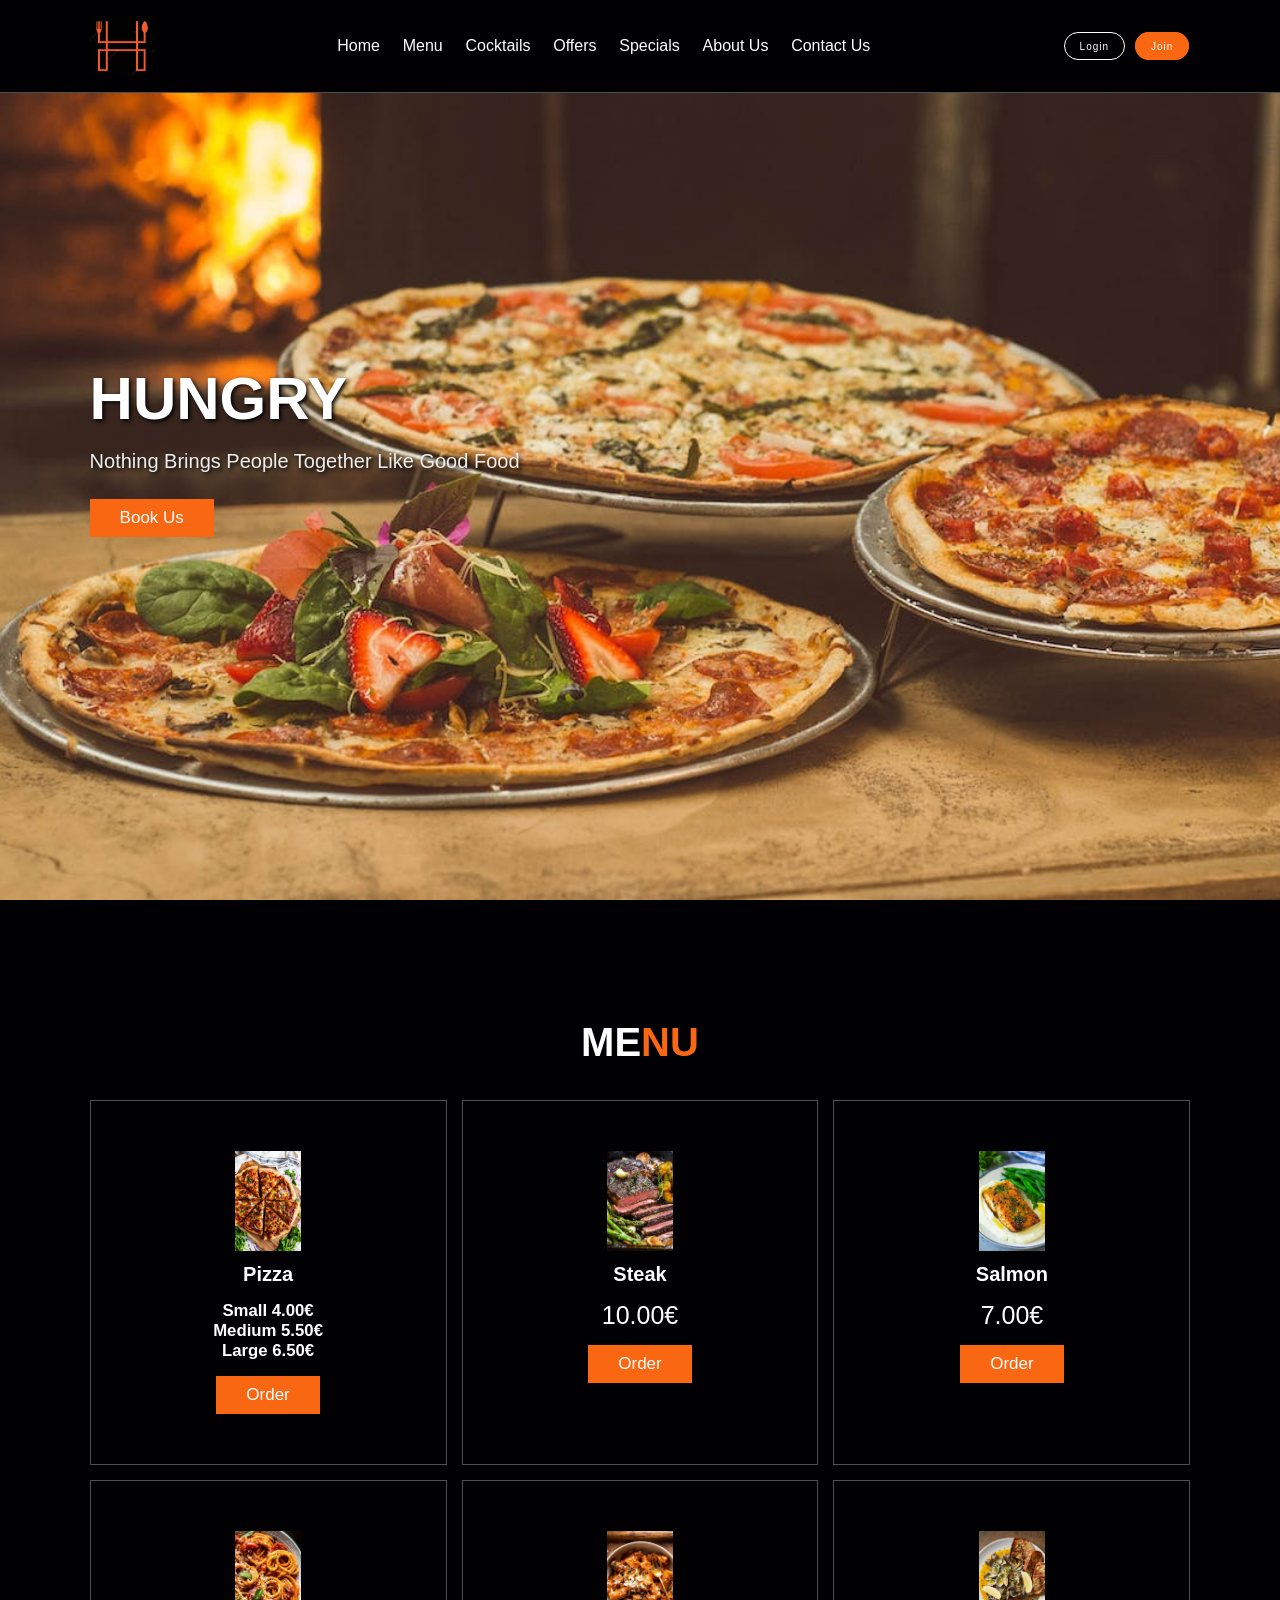
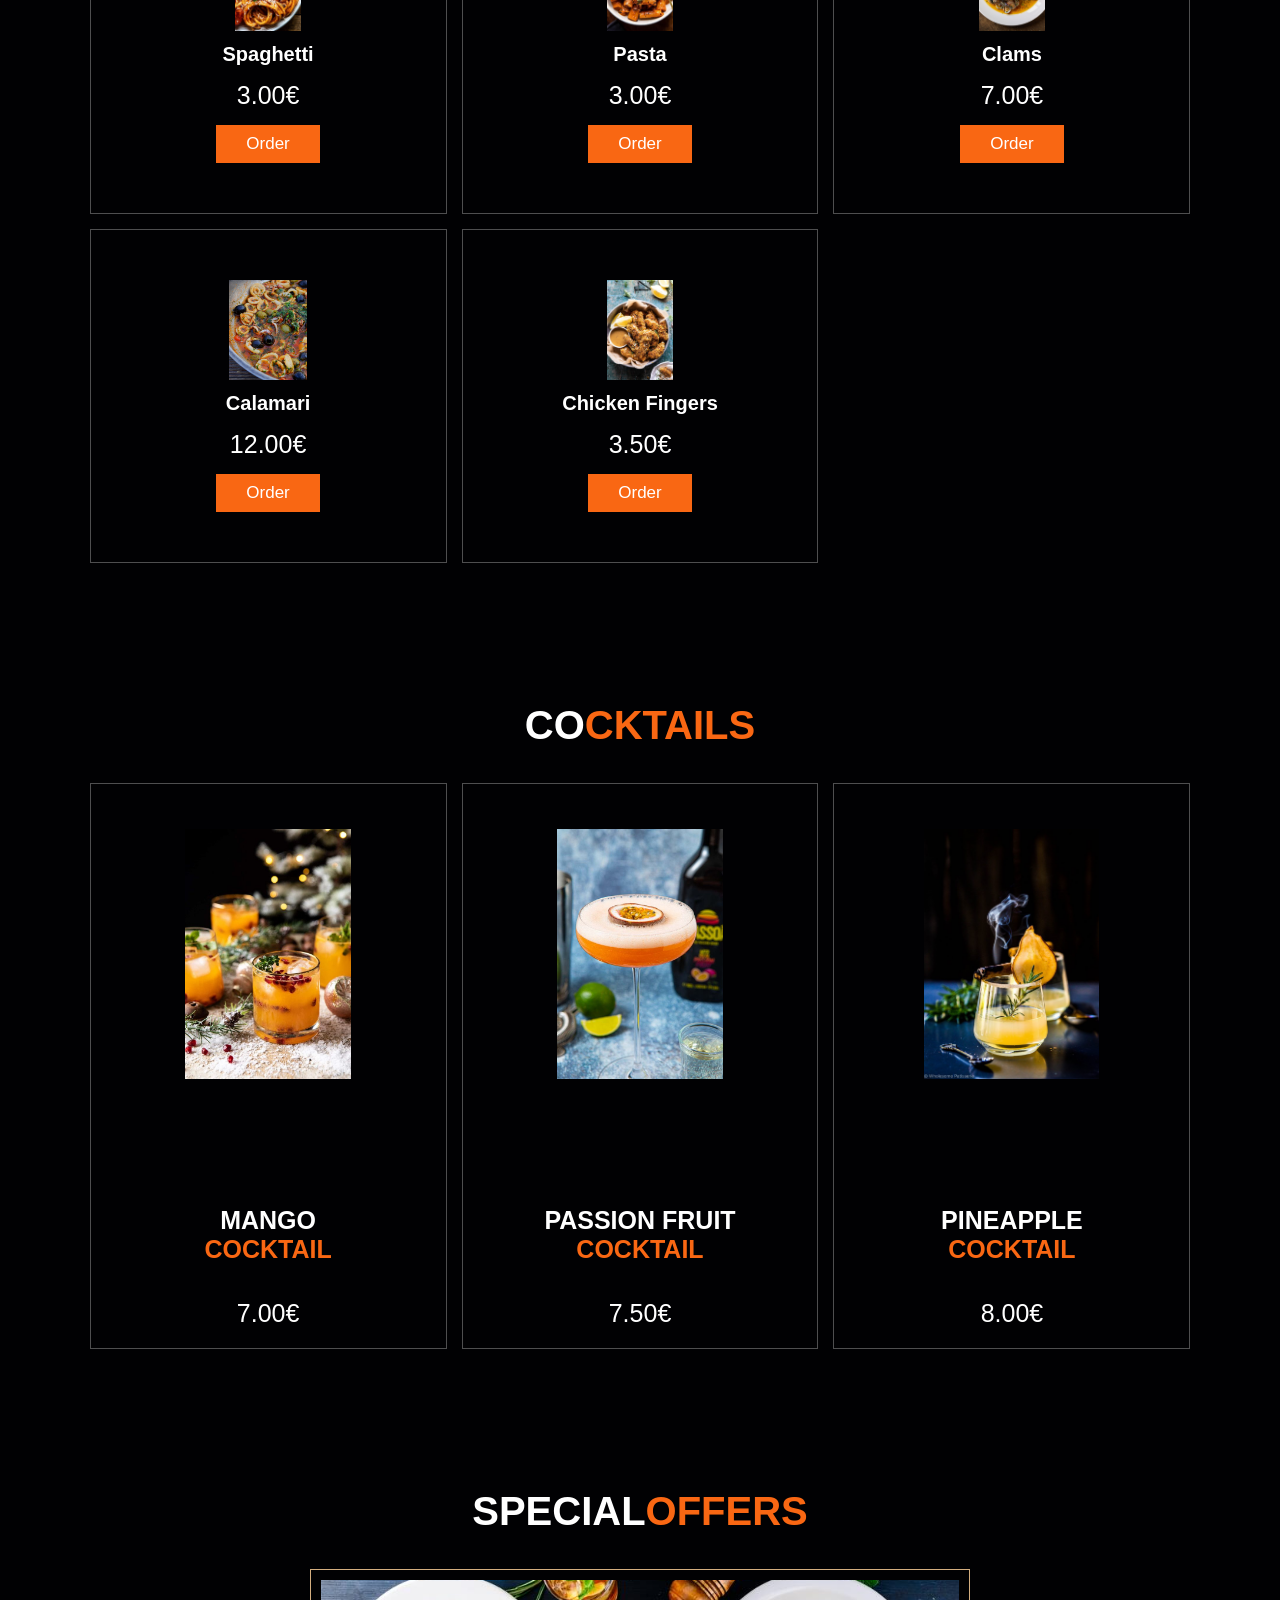
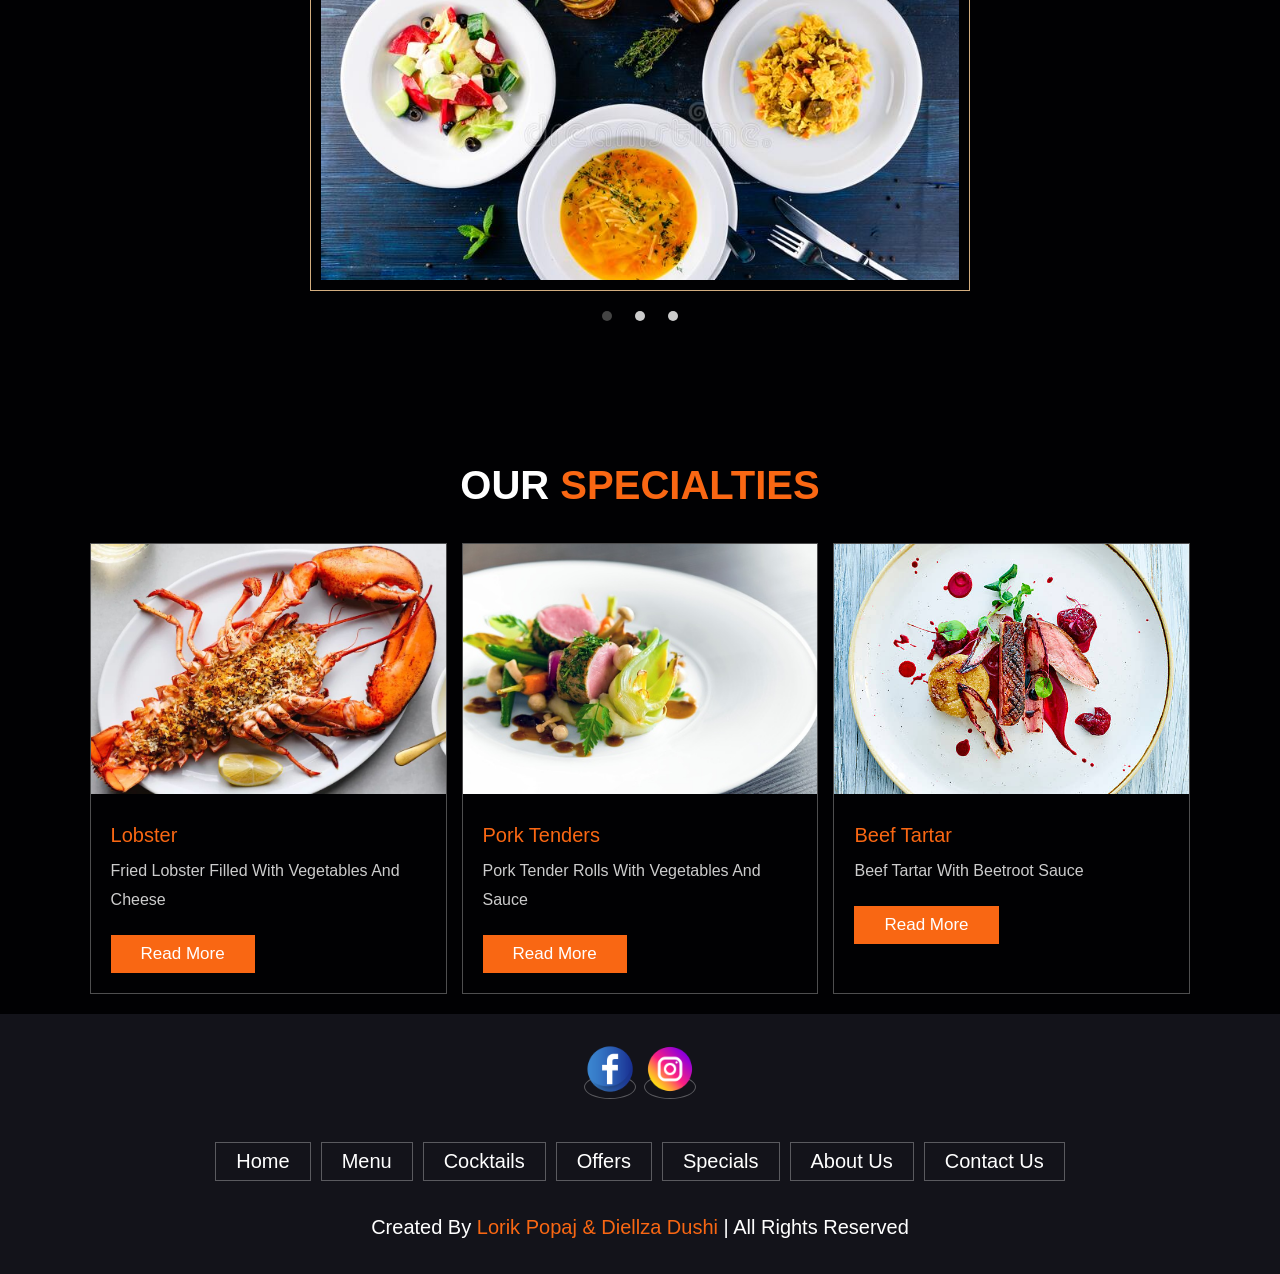
<file: Web projekt/Home.html>
<!DOCTYPE html>
<html lang="en">
<head>

    <meta charset="UTF-8">
    <meta http-equiv="X-UA-Compatible" content="IE=edge">
    <meta name="viewport" content="width=device-width, initial-scale=1.0">
    <title>Hungry</title>

    <link rel="icon" href="images/logoo.png">
    <link rel="stylesheet" href="css/style.css">

</head>
<body>
<header class="header">

    <a href="#" class="logo">
        <img src="images/logoo.png" alt="">
    </a>

    <nav class="navbar">
        <a href="Home.html">Home</a>
        <a href="#menu">menu</a>
        <a href="#cocktails">cocktails</a>
        <a href="#offers">offers</a>
        <a href="#specials">specials</a>
        <a href="AboutUs.html">About Us</a>
        <a href="ContactUs.html">Contact Us</a>

    </nav>
    <nav>
        <ul class="nav_list">
          <li class="nav_list-item"><a href="login/login.html" class="nav_link nav_link--btn">Login</a></li>
          <li class="nav_list-item"><a href="login/register.html" class="nav_link nav_link--btn nav_link--btn--highlight">Join</a></li>
        </ul>
      </nav>
   
</header>
<section class="home" id="home">

    <div class="content">
        <h3 class="ballina" >Hungry</span> </h3>
        <p class="ballina">Nothing Brings People Together Like Good Food</p>
        <a class="btn" target="_blank" href="rezervo/rezervo.html">Book Us</a>
    </div>

</section>

<section class="menu" id="menu">

    <h1 class="heading"> Me<span>nu</span> </h1>

    <div class="box-container">

        <div class="box">
            <img src="images/pizza.jpg">
            <h3>Pizza</h3>
            <div class="price"> 
            <h6> Small 4.00€
            <br>Medium 5.50€
            <br>Large 6.50€  
            </h6>   
            </div>
            <a href="#" class="btn">Order</a>
        </div>

        <div class="box">
            <img src="images/steak.jpg" alt="steak">
            <h3>Steak</h3>
            <div class="price">10.00€</div>
            <a href="#" class="btn">Order</a>
        </div>

        <div class="box">
            <img src="images/salmon.jpg" alt="salmon">
            <h3>Salmon</h3>
            <div class="price">7.00€</div>
            <a href="#" class="btn">Order</a>
        </div>

        <div class="box">
            <img src="images/spaghetti.jpg" alt="spaghetti">
            <h3>Spaghetti</h3>
            <div class="price">3.00€</div>
            <a href="#" class="btn">Order</a>
        </div>

        <div class="box">
            <img src="images/pasta.jpg" alt="pasta">
            <h3>Pasta</h3>
            <div class="price">3.00€ </div>
            <a href="#" class="btn">Order</a>
        </div>

        <div class="box">
            <img src="images/clams.jpg" alt="clams">
            <h3>Clams</h3>
            <div class="price">7.00€</div>
            <a href="#" class="btn">Order</a>
        </div>
        <div class="box">
            <img src="images/calamari.jpg" alt="calamari">
            <h3>Calamari</h3>
            <div class="price">12.00€</div>
            <a href="#" class="btn">Order</a>
        </div>
        <div class="box">
            <img src="images/chicken.jpg" alt="chicken fingers">
            <h3>Chicken Fingers</h3>
            <div class="price">3.50€</div>
            <a href="#" class="btn">Order</a>
        </div>

    </div>

</section>

<section class="products" id="cocktails">

    <h1 class="heading"> Co<span>cktails</span> </h1>

    <div class="box-container">

        <div class="box">
            
            <div class="image">
                <img src="images/cocktail1.jpg" alt="">
            </div>
            <div class="content">
                <h3 class="heading">Mango<br> <span>Cocktail</span></h3>
                <div class="price">7.00€</div>
            </div>
        </div>

        <div class="box">
            
            <div class="image">
                <img src="images/cocktail2.jpg" alt="">
            </div>
            <div class="content">
                <h3 class="heading">Passion Fruit<br>  <span>Cocktail</span>  </h3>
                
                <div class="price">7.50€</div>
            </div>
        </div>

        <div class="box">
            
            <div class="image">
                <img src="images/cocktail3.jpg" alt="">
            </div>
            <div class="content">
                <h3 class="heading">Pineapple <br>  <span>Cocktail</span>  </h3>
                
                <div class="price">8.00€</div>
            </div>
        </div>

    </div>
    
</section>

<section class="review" id="offers">

    <h1 class="heading"> Special<span>Offers</span> </h1>

    <div id="slider">
        <input type="radio" name="slider" id="slide1" checked>
        <input type="radio" name="slider" id="slide2">
        <input type="radio" name="slider" id="slide3">
        
        <div id="slides">
           <div id="overflow">
              <div class="inner">
                 <div class="slide slide_1">
                    <div class="slide-content">
                        <img src="images/oferta1.jpg" alt="" class="restaurant">
                    </div>
                 </div>
                 <div class="slide slide_2">
                    <div class="slide-content">
                        <img src="images/oferta2.jpg" alt="" class="restaurant"> 
                    </div>
                 </div>
                 <div class="slide slide_3">
                    <div class="slide-content">
                        <img src="images/oferta3.jpg" alt="" class="restaurant">
                    </div>
                 </div>
                 
              </div>
           </div>
        </div>
        <div id="controls">
           <label for="slide1"></label>
           <label for="slide2"></label>
           <label for="slide3"></label>
          
        </div>
        <div id="bullets">
           <label for="slide1"></label>
           <label for="slide2"></label>
           <label for="slide3"></label>
           
        </div>
     </div>
</section>

<section class="blogs" id="specials">

    <h1 class="heading"> Our <span> Specialties</span> </h1>

    <div class="box-container">

        <div class="box">
            <div class="image">
                <img src="images/specialitet1.jpg" alt="">
            </div>
            <div class="content">
                <a href="#" class="title"> </a>
                <span>Lobster</span>
                <p>Fried lobster filled with vegetables and cheese</p>
                <a href="#" class="btn">Read more</a>
            </div>
        </div>

        <div class="box">
            <div class="image">
                <img src="images/specialitet2.jpg" alt="">
            </div>
            <div class="content">
                <a href="#" class="title"></a>
                <span>Pork tenders</span>
                <p>Pork tender rolls with vegetables and sauce</p>
                <a href="#" class="btn">Read more</a>
            </div>
        </div>

        <div class="box">
            <div class="image">
                <img src="images/specialitet3.jpg" alt="">
            </div>
            <div class="content">
                <a href="#" class="title"></a>
                <span>Beef tartar</span>
                <p>Beef tartar with beetroot sauce</p>
                <a href="#" class="btn">Read more</a>
            </div>
        </div>

    </div>

</section>



<section class="footer">

    <div class="share">
        <a href="#" > <img class="social" style="height: 50px" src="images/fb.png" alt=""></a>
        <a href="#" > <img class="social" style="height: 50px" src="images/in.png" alt=""></a>
    </div>

    <div class="links">
        <a href="Home.html">Home</a>
        <a href="#menu">menu</a>
        <a href="#cocktails">cocktails</a>
        <a href="#offers">offers</a>
        <a href="#specials">specials</a>
        <a href="AboutUs.html">About Us</a>
        <a href="ContactUs.html">Contact Us</a>
    </div>

    <div class="credit">created by <span>Lorik Popaj & Diellza Dushi</span> | all rights reserved</div>

</section>
</body>
</html>
</file>
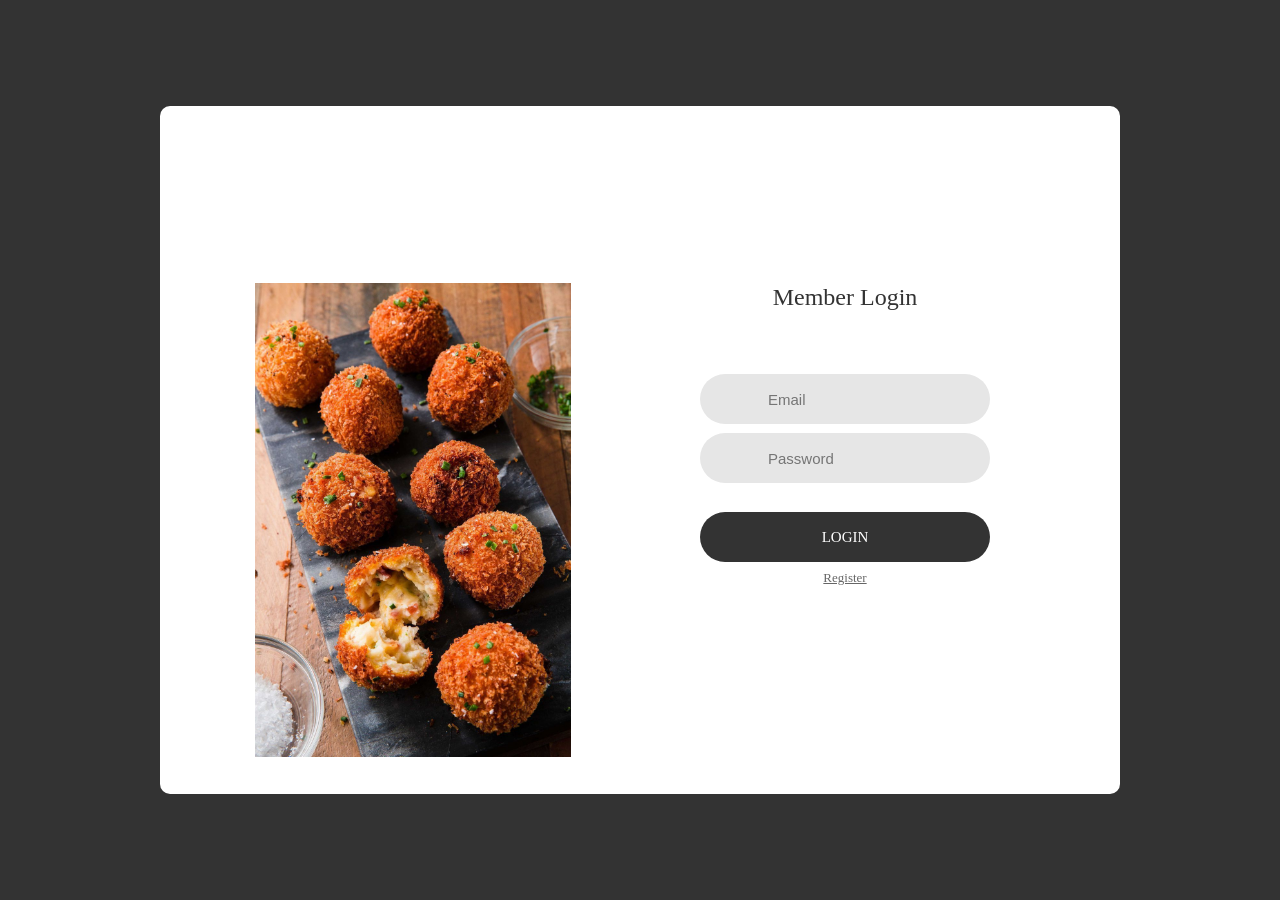
<file: Web projekt/login/login.html>
<!DOCTYPE html>
<html lang="en">
<head>
	<title>Login V1</title>
	<meta charset="UTF-8">
	<meta name="viewport" content="width=device-width, initial-scale=1">

	<link rel="stylesheet" type="text/css" href="main.css">
</head>
<body onscroll="disableScrolling()" 
onmousewheel="enableScrolling()" 
 onclick="enableScrolling()"
>
	
	<div class="limiter">
		<div class="container-login100">
			<div class="wrap-login100">
				<div id="logo" class="login100-pic js-tilt" data-tilt>
					<img src="images/food.jpeg" alt="IMG">
				</div>

				<form id="form" class="login100-form validate-form">
					<span class="login100-form-title" style="color: #333333;">
						Member Login
					</span>

					<div id="not-valid-username" class="not-valid"></div>
                    <div class="wrap-input100 validate-input">
						<input id="email" class="input100" type="text" name="email" placeholder="Email">
						<span class="focus-input100"></span>
						<span class="symbol-input100">
	
						</span>
					</div>
					<div id="not-valid-email" class="not-valid"></div>
					<div class="wrap-input100 validate-input">
						<input id="password" class="input100" type="password" name="pass" placeholder="Password">
						<span class="focus-input100"></span>
						<span class="symbol-input100">

						</span>
					</div>
					<div id="not-valid-password" class="not-valid"></div>
					
					<div class="container-login100-form-btn">
						<button id="sub-button" class="login100-form-btn" type="button" onclick="validateL()">
							Login
						</button>
					</div>
					<div class="centered">
					

					<div class="text-center p-t-136">
						<a class="txt2" href="register.html">
							Register
							<i class="fa fa-long-arrow-right m-l-5" aria-hidden="true"></i>
						</a>
                  
					</div>
				</div>
				</form>
				<div id="fullyvalid" style="display: none; color:#333333;">
					<h2>Congratulations! You have succesfully logged into your account!</h2>
					<img src="images/cn.jpg">
				</div>
			</div>
		</div>
	</div>
	<script src="js.js"></script>
</body>
</html>
</file>
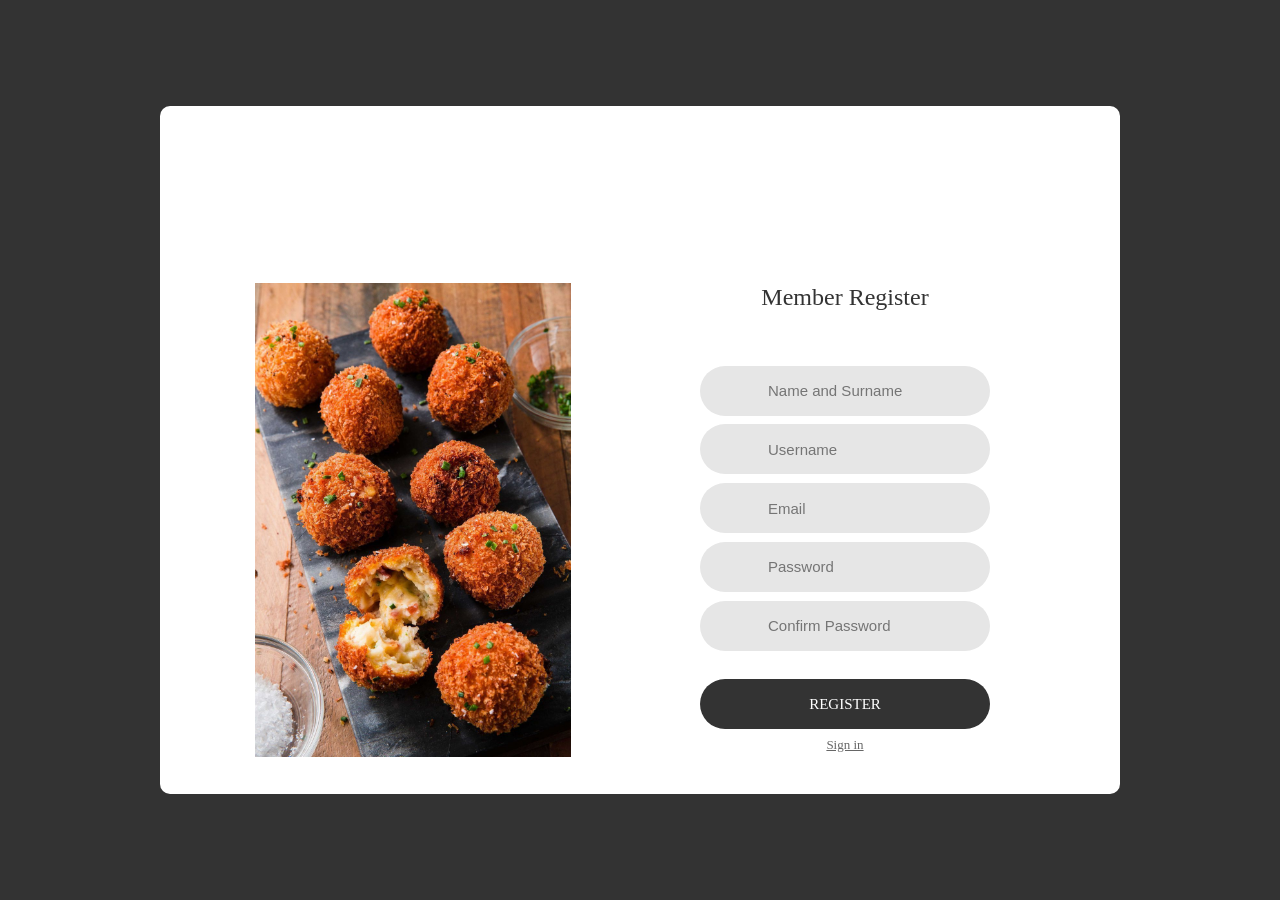
<file: Web projekt/login/register.html>
<!DOCTYPE html>
<html lang="en">
<head>
	<title>Login V1</title>
	<meta charset="UTF-8">
	<meta name="viewport" content="width=device-width, initial-scale=1">

	<link rel="stylesheet" type="text/css" href="main.css" >
</head>
<body onscroll="disableScrolling()" 
onmousewheel="enableScrolling()" 
 onclick="enableScrolling()"
>
	
	<div class="limiter">
		<div class="container-login100">
			<div class="wrap-login100">
				<div id="logo" class="login100-pic js-tilt" data-tilt>
					<img src="images/food.jpeg" alt="IMG">
				</div>

				<form id="form" class="login100-form validate-form">
					<span class="login100-form-title" style="color: #333333;">
						Member Register
					</span>

					<div class="wrap-input100 validate-input">
						<input id="fullname" class="input100" type="text" name="fullname" placeholder="Name and Surname">
						<span class="focus-input100"></span>
						<span class="symbol-input100">
						</span>
					</div>
					<div id="not-valid-fullname" class="not-valid"></div>
                    <div class="wrap-input100 validate-input">
						<input id="username" class="input100" type="text" name="username" placeholder="Username">
						<span class="focus-input100"></span>
						<span class="symbol-input100">
						</span>
					</div>
					<div id="not-valid-username" class="not-valid"></div>
                    <div class="wrap-input100 validate-input">
						<input id="email" class="input100" type="text" name="email" placeholder="Email">
						<span class="focus-input100"></span>
						<span class="symbol-input100">
						</span>
					</div>
					<div id="not-valid-email" class="not-valid"></div>
					<div class="wrap-input100 validate-input">
						<input id="password" class="input100" type="password" name="pass" placeholder="Password">
						<span class="focus-input100"></span>
						<span class="symbol-input100">
						</span>
					</div>
					<div id="not-valid-password" class="not-valid"></div>
                    <div class="wrap-input100 validate-input">
						<input id="cpassword" class="input100" type="password" name="pass" placeholder="Confirm Password">
						<span class="focus-input100"></span>
						<span class="symbol-input100">

						</span>
					</div>
					<div id="not-valid-cpassword" class="not-valid"></div>
					
					<div class="container-login100-form-btn">
						<button id="sub-button" class="login100-form-btn" type="button" onclick="validate()">
							Register
						</button>
					</div>
					<div class="centered">
					

					<div class="text-center p-t-136">
						<a class="txt2" href="login.html">
							Sign in
							<i class="fa fa-long-arrow-right m-l-5" aria-hidden="true"></i>
						</a>
					</div>
				</div>
				</form>
				<div id="fullyvalid" style="display: none; color: #333333;">
					<h2>Congratulations! You have succesfully registered and made an account!</h2>
					<img src="images/cn.jpg">
				</div>
			</div>
		</div>
	</div>
	<script src="js.js"></script>
</body>
</html>
</file>
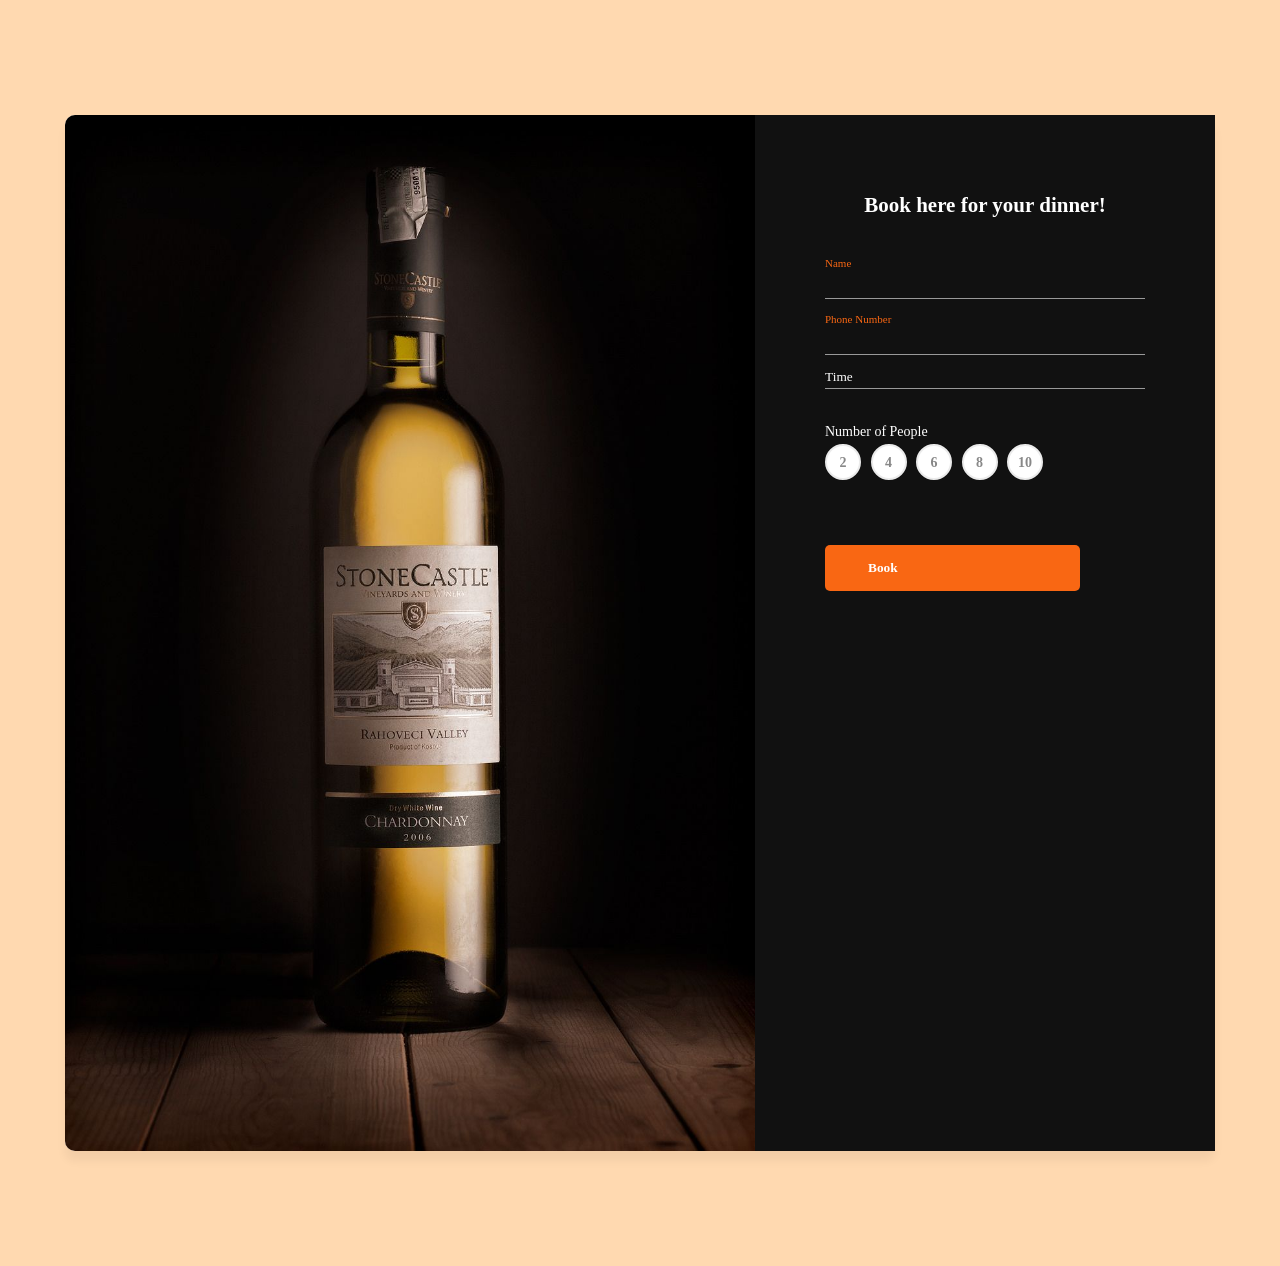
<file: Web projekt/rezervo/rezervo.html>
<!DOCTYPE html>
<html lang="en">
<head>
    <meta charset="UTF-8">
    <meta name="viewport" content="width=device-width, initial-scale=1.0">
    <meta http-equiv="X-UA-Compatible" content="ie=edge">
    <title>Rezervimi</title>

    <link rel="stylesheet" href="rezervocss/style.css">
</head>
<body>
    <div class="main">
        <div class="container">
            <div class="booking-content">

                <div class="booking-image">
                    <img class="booking-img" src="images/wine.jpg" alt="Booking Image">
                </div>

                <div class="booking-form">
                    <form id="booking-form">
                        <h2>Book here for your dinner!</h2>

                        
                        <div class="form-group form-input">
                            <input type="text" name="name" id="name" />
                            <label for="name" class="form-label">Name</label>
                        </div>

                        <div class="form-group form-input">
                            <input type="text" name="phone" id="phone"  />
                            <label for="phone" class="form-label">Phone Number</label>
                        </div>

                        <div class="form-group">
                            <div class="select-list">
                                <select name="time" id="time" >
                                    <option value="">Time</option>
                                    <option value="6pm">6:00 PM</option>
                                    <option value="7pm">7:00 PM</option>
                                    <option value="8pm">8:00 PM</option>
                                    <option value="9pm">9:00 PM</option>
                                    <option value="10pm">10:00 PM</option>
                                    <option value="11pm">11:00 PM</option>
                                    <option value="11pm">00:00 AM</option>
                                </select>
                            </div>
                        </div>

                        <div class="form-radio">
                            <label class="label-radio">Number of People</label>
                            <div class="radio-item-list">

                                <span class="radio-item">
                                    <input type="radio" name="number_people" value="2" id="number_people_2" />
                                    <label for="number_people_2">2</label>
                                </span>

                                <span class="radio-item active">
                                    <input type="radio" name="number_people" value="4" id="number_people_4" />
                                    <label for="number_people_4">4</label>
                                </span>

                                <span class="radio-item">
                                    <input type="radio" name="number_people" value="6" id="number_people_6" />
                                    <label for="number_people_6">6</label>
                                </span>

                                <span class="radio-item">
                                    <input type="radio" name="number_people" value="8" id="number_people_8" />
                                    <label for="number_people_8">8</label>
                                </span>

                                <span class="radio-item">
                                    <input type="radio" name="number_people" value="10" id="number_people_10" />
                                    <label for="number_people_10">10</label>
                                </span>

                            </div>
                        </div>

                        <div class="form-submit">
                            <input value="Book" class="submit" id="submit" name="submit" onclick="validate()" />
                        </div>

                    </form>
                </div>
            </div>
        </div>

    </div>


    <script src="js.js"></script>
</body>
</html>
</file>
<file: Web projekt/css/style.css>
.nav_list {
    margin-right: 1px;
    list-style: none;


    display: flex; 
    flex-wrap: wrap;
    justify-content: center;}

    .nav_link--btn {
        border: 1.5px solid currentColor;
        border-radius: 2em;
        margin-left: 1em;
        color: white;
        letter-spacing: 1px;
        padding: 0.75em 1.5em; 
      }

      .nav_link--btn:hover {
        background: var(--text);
        color: white;
        border-color: white; 
      }

      .nav_link--btn::after {
        display: none; 

      }
      /*Stili unik per Join*/
      .nav_link--btn--highlight {
        background: #F96713;
        border-color: #F96713 ;
        color: white; 
      }


:root{
    --main-color:#F96713;
    --black:#13131a;
    --bg:#010103;
    --border:.1rem solid rgba(255,255,255,.3);
}

*{
    font-family: 'Roboto', sans-serif;
    margin:0; padding:0;
    box-sizing: border-box;
    outline: none; border:none;
    text-decoration: none;
    text-transform: capitalize;

}

html{
    font-size: 62.5%;
    overflow-x: hidden;
    scroll-padding-top: 9rem;
    scroll-behavior: smooth;
}

html::-webkit-scrollbar{
    width: .8rem;
}

html::-webkit-scrollbar-track{
    background: transparent;
}

html::-webkit-scrollbar-thumb{
    background: #fff;
    border-radius: 5rem;
}

body{
    background: var(--bg);
}

section{
    padding:2rem 7%;
}

.heading{
    margin-top: 100px;
    text-align: center;
    color:#fff;
    text-transform: uppercase;
    padding-bottom: 3.5rem;
    font-size: 4rem;
}

.heading span{
    color:var(--main-color);
    text-transform: uppercase;
}

.btn{
    margin-top: 1rem;
    display: inline-block;
    padding:.9rem 3rem;
    font-size: 1.7rem;
    color:#fff;
    background: var(--main-color);
    cursor: pointer;
}

.btn:hover{
    letter-spacing: .2rem;
}

.header{
    background: var(--bg);
    display: flex;
    align-items: center;
    justify-content: space-between;
    padding:1.5rem 7%;
    border-bottom: var(--border);
    position: fixed;
    top:0; left: 0; right: 0;
    z-index: 1000;
   
    
}

.header .logo img{
    height: 6rem;
    
}

.header .navbar a{
    margin:0 1rem;
    font-size: 1.6rem;
    color:#fff;
    margin-right: 10px;
}

.header .navbar a:hover{
    color:var(--main-color);
    border-bottom: .1rem solid var(--main-color);
    padding-bottom: .5rem;
}

/*Ballina*/

.home{
    min-height: 100vh;
    display: flex;
    align-items: center;
    background:url(../images/home-img.jpeg) no-repeat;
    background-size: cover;
    background-position: center;
}
.ballina{
    color: white;
  text-shadow: 2px 2px 4px #000000;
}
.home .content{
    max-width: 60rem;
}

.home .content h3{
    font-size: 6rem;
    text-transform: uppercase;
    color:#fff;
}

.home .content p{
    font-size: 2rem;
    font-weight: lighter;
    line-height: 1.8;
    padding:1rem 0;
    color:#eee;
}

/*About- rreth nesh*/
.about .row{
   
    display: flex;
    align-items: center;
    background:var(--black);
    flex-wrap: wrap;
}

.about .row .image{
    flex:1 1 45rem;
}

.about .row .image img{
    width: 100%;
}
.about .row .content{
    flex:1 1 45rem;
    padding:2rem;
}

.about .row .content h3{
    font-size: 3rem;
    color:#fff;
}

.about .row .content p{
    font-size: 1.6rem;
    color:#ccc;
    padding:1rem 0;
    line-height: 1.8;
}

/*Fillon menu-ja*/

.menu .box-container{
    display: grid;
    grid-template-columns: repeat(auto-fit, minmax(30rem, 1fr));
    gap:1.5rem;
}

.menu .box-container .box{
    padding:5rem;
    text-align: center;
    border:var(--border);    
}

.menu .box-container .box img{
    height: 10rem;
}

.menu .box-container .box h3{
    color: #fff;
    font-size: 2rem;
    padding:1rem 0;
}

.menu .box-container .box .price{
    color: #fff;
    font-size: 2.5rem;
    padding:.5rem 0;
}

.menu .box-container .box .price span{
    font-size: 1.5rem;
    text-decoration: line-through;
    font-weight: lighter;
}

.menu .box-container .box:hover{
    background:#fff;
}

.menu .box-container .box:hover > *{
    color:var(--black);
}

/*Cocktails*/

.products .box-container{
    display: grid;
    grid-template-columns: repeat(auto-fit, minmax(30rem, 1fr));
    gap:1.5rem;
}

.products .box-container .box{
    text-align: center;
    border:var(--border);
    padding: 2rem;
}

.products .box-container .box .icons a{
    height: 5rem;
    width: 5rem;
    line-height: 5rem;
    font-size: 2rem;
    border:var(--border);
    color:#fff;
    margin:.3rem;
}

.products .box-container .box .icons a:hover{
    background:var(--main-color);
}

.products .box-container .box .image{
    padding: 2.5rem 0;
}

.products .box-container .box .image img{
    height: 25rem;
}

.products .box-container .box .content h3{
    color:#fff;
    font-size: 2.5rem;
}

.products .box-container .box .content .stars{
    padding: 1.5rem;
}

.products .box-container .box .content .stars i{
    font-size: 1.7rem;
    color: var(--main-color);
}

.products .box-container .box .content .price{
    color:#fff;
    font-size: 2.5rem;
}

.products .box-container .box .content .price span{
    text-decoration: line-through;
    font-weight: lighter;
    font-size: 1.5rem;
}
#slider {
    margin: 0 auto;
    width: 800px;
    max-width: 100%;
    text-align: center;
 }
 #slider input[type=radio] {
    display: none;
 }
 #slider label {
    cursor:pointer;
    text-decoration: none;
 }
 #slides {
    padding: 10px;
    border: 1px solid #d3ad7f;
    
    position: relative;
    z-index: 1;
 }
 #overflow {
    width: 100%;
    overflow: hidden;
 }
 #slide1:checked ~ #slides .inner {
    margin-left: 0;
 }
 #slide2:checked ~ #slides .inner {
    margin-left: -100%;
 }
 #slide3:checked ~ #slides .inner {
    margin-left: -200%;
 }
 #slide4:checked ~ #slides .inner {
    margin-left: -300%;
 }
 #slides .inner {
    transition: margin-left 800ms cubic-bezier(0.770, 0.000, 0.175, 1.000);
    width: 400%;
    line-height: 0;
    height: 300px;
 }
 #slides .slide {
    width: 25%;
    float:left;
    display: flex;
    justify-content: center;
    align-items: center;
    height: 100%;
    color: #fff;
 }
 
 #controls {
    margin: -180px 0 0 0;
    width: 100%;
    height: 50px;
    z-index: 3;
    position: relative;
 }
 #controls label {
    transition: opacity 0.2s ease-out;
    display: none;
    width: 50px;
    height: 50px;
    opacity: .4;
 }
 #controls label:hover {
    opacity: 1;
 }


 #bullets {
    margin: 150px 0 0;
    text-align: center;
 }
 #bullets label {
    display: inline-block;
    width: 10px;
    height: 10px;
    border-radius:100%;
    background: #ccc;
    margin: 0 10px;
 }
 #slide1:checked ~ #bullets label:nth-child(1),
 #slide2:checked ~ #bullets label:nth-child(2),
 #slide3:checked ~ #bullets label:nth-child(3),
 #slide4:checked ~ #bullets label:nth-child(4) {
    background: #444;
 }
    #slides {
       max-width: calc(100% - 140px);
       margin: 0 auto;
    }
 
.social{
  width: 50px;
}



/*Lokacioni- Kontakti*/

.review .box-container{
    display: grid;
    grid-template-columns: repeat(auto-fit, minmax(30rem, 1fr));
    gap:1.5rem;
}

.review .box-container .box{
    border:var(--border);
    text-align: center;
    padding:3rem 2rem;
}

.review .box-container .box p{
    font-size: 1.5rem;
    line-height: 1.8;
    color:#ccc;
    padding:2rem 0;
}

.review .box-container .box .user{
    height: 7rem;
    width: 7rem;
    border-radius: 50%;
    object-fit: cover;
}

.review .box-container .box h3{
    padding:1rem 0;
    font-size: 2rem;
    color:#fff;
}

.review .box-container .box .stars i{
    font-size: 1.5rem;
    color:var(--main-color);
}

.contact .row{
    display: flex;
    background:var(--black);
    flex-wrap: wrap;
    gap:1rem;
}

.contact .row .map{
    flex:1 1 45rem;
    width: 100%;
    object-fit: cover;
}

.contact .row form{
    flex:1 1 45rem;
    padding:5rem 2rem;
    text-align: center;
}

.contact .row form h3{
    text-transform: uppercase;
    font-size: 3.5rem;
    color:#fff;
}

.contact .row form .inputBox{
    display: flex;
    align-items: center;
    margin-top: 2rem;
    margin-bottom: 2rem;
    background:var(--bg);
    border:var(--border);
}

.contact .row form .inputBox span{
    color:#fff;
    font-size: 2rem;
    padding-left: 2rem;
}

.contact .row form .inputBox input{
    width: 100%;
    padding:2rem;
    font-size: 1.7rem;
    color:#fff;
    text-transform: none;
    background:none;
}

/*Fillon blogs- ushqimet tradicionale*/


/*Fillon footeri*/

.footer{
    background:var(--black);
    text-align: center;
}

.footer .share{
    padding:1rem 0;
}

.footer .share a{
    height: 5rem;
    width: 5rem;
    line-height: 5rem;
    font-size: 2rem;
    color:#fff;
    border:var(--border);
    margin:.3rem;
    border-radius: 50%;
}

.footer .share a:hover{
    background-color: var(--main-color);
}

.footer .links{
    display: flex;
    justify-content: center;
    flex-wrap: wrap;
    padding:2rem 0;
    gap:1rem;
}

.footer .links a{
    padding:.7rem 2rem;
    color:#fff;
    border:var(--border);
    font-size: 2rem;
}

.footer .links a:hover{
    background:var(--main-color);
}

.footer .credit{
    font-size: 2rem;
    color:#fff;
    font-weight: lighter;
    padding:1.5rem;
}

.footer .credit span{
    color:var(--main-color);
}

.restaurant{
    width: 100%;
    height: 100%;
}

/*Fillon Slider*/
#slider {
    margin: 0 auto;
    width: 800px;
    max-width: 100%;
    text-align: center;
 }
 #slider input[type=radio] {
    display: none;
 }
 #slider label {
    cursor:pointer;
    text-decoration: none;
 }
 #slides {
    padding: 10px;
    border: 1px solid #d3ad7f;
    
    position: relative;
    z-index: 1;
 }
 #overflow {
    width: 100%;
    overflow: hidden;
 }
 #slide1:checked ~ #slides .inner {
    margin-left: 0;
 }
 #slide2:checked ~ #slides .inner {
    margin-left: -100%;
 }
 #slide3:checked ~ #slides .inner {
    margin-left: -200%;
 }
 #slide4:checked ~ #slides .inner {
    margin-left: -300%;
 }
 #slides .inner {
    transition: margin-left 800ms cubic-bezier(0.770, 0.000, 0.175, 1.000);
    width: 400%;
    line-height: 0;
    height: 300px;
 }
 #slides .slide {
    width: 25%;
    float:left;
    display: flex;
    justify-content: center;
    align-items: center;
    height: 100%;
    color: #fff;
 }
 
 #controls {
    margin: -180px 0 0 0;
    width: 100%;
    height: 50px;
    z-index: 3;
    position: relative;
 }
 #controls label {
    transition: opacity 0.2s ease-out;
    display: none;
    width: 50px;
    height: 50px;
    opacity: .4;
 }
 #controls label:hover {
    opacity: 1;
 }


 #bullets {
    margin: 150px 0 0;
    text-align: center;
 }
 #bullets label {
    display: inline-block;
    width: 10px;
    height: 10px;
    border-radius:100%;
    background: #ccc;
    margin: 0 10px;
 }
 #slide1:checked ~ #bullets label:nth-child(1),
 #slide2:checked ~ #bullets label:nth-child(2),
 #slide3:checked ~ #bullets label:nth-child(3),
 #slide4:checked ~ #bullets label:nth-child(4) {
    background: #444;
 }
    #slides {
       max-width: calc(100% - 140px);
       margin: 0 auto;
    }
 
.social{
  width: 50px;
}

/*Fillon Specialties*/

.blogs .box-container{
    display: grid;
    grid-template-columns: repeat(auto-fit, minmax(30rem, 1fr));
    gap:1.5rem;
}

.blogs .box-container .box{
    border:var(--border);    
}

.blogs .box-container .box .image{
    height: 25rem;
    overflow:hidden;
    width: 100%;
}

.blogs .box-container .box .image img{
    height: 100%;
    object-fit: cover;
    width: 100%;
}

.blogs .box-container .box:hover .image img{
    transform: scale(1.2);
}

.blogs .box-container .box .content{
    padding:2rem;
}

.blogs .box-container .box .content .title{
    font-size: 2.5rem;
    line-height: 1.5;
    color:#fff;
}

.blogs .box-container .box .content .title:hover{
    color:var(--main-color);
}

.blogs .box-container .box .content span{
    color:var(--main-color);
    display: block;
    padding-top: 1rem;
    font-size: 2rem;
}

.blogs .box-container .box .content p{
    font-size: 1.6rem;
    line-height: 1.8;
    color:#ccc;
    padding:1rem 0;
}
</file>
<file: Web projekt/login/main.css>
* {
      margin: 0px; 
      padding: 0px; 
      box-sizing: border-box;
  }
  
  body{
    overflow: overlay;
  }
  
  /*---------------------------------------------*/
  a {
      font-family: Poppins-Regular;
      font-size: 14px;
      line-height: 1.7;
      color: #666666;
      margin: 0px;
      transition: all 0.4s;
      -webkit-transition: all 0.4s;
    -o-transition: all 0.4s;
    -moz-transition: all 0.4s;
  }
  
  a:focus {
      outline: none !important;
  }
  
  a:hover {
      text-decoration: none;
    color: #333333;
  }
  
  /*---------------------------------------------*/
  h1,h2,h3,h4,h5,h6 {
      margin: 0px;
  }
  
  p {
      font-family: Poppins-Regular;
      font-size: 14px;
      line-height: 1.7;
      color: #666666;
      margin: 0px;
  }
  
  ul, li {
      margin: 0px;
      list-style-type: none;
  }
  
  
  /*---------------------------------------------*/
  input {
      outline: none;
      border: none;
  }
  
  textarea {
    outline: none;
    border: none;
  }
  
  textarea:focus, input:focus {
    border-color: transparent !important;
  }
  
  
  /*---------------------------------------------*/
  button {
      outline: none !important;
      border: none;
      background: transparent;
  }
  
  button:hover {
      cursor: pointer;
  }
  
  iframe {
      border: none !important;
  }
  
  
  /*//////////////////////////////////////////////////////////////////
  [ Utility ]*/
  .txt1 {
    font-family: Poppins-Regular;
    font-size: 13px;
    line-height: 1.5;
    color: #999999;
  }
  
  .txt2 {
    font-family: Poppins-Regular;
    font-size: 13px;
    line-height: 1.5;
    color: #666666;
  }
  
  
  /*//////////////////////////////////////////////////////////////////
  [ login ]*/
  
  .limiter {
    width: 100%;
    margin: 0 auto;
    display: flex;
    flex-wrap: wrap;
    justify-content: center;
  }
  
  .container-login100 {
    width: 100%;  
    min-height: 100vh;
    display: -webkit-box;
    display: -webkit-flex;
    display: -moz-box;
    display: -ms-flexbox;
    display: flex;
    flex-wrap: wrap;
    justify-content: center;
    align-items: center;
    padding: 15px;
    background-color: #333333;
    background-size: 400% 400%;
    animation: gradient 15s ease infinite;
  }
  
  .wrap-login100 {
    width: 960px;
    background: #fff;
    border-radius: 10px;
    overflow: hidden;
  
    display: -webkit-box;
    display: -webkit-flex;
    display: -moz-box;
    display: -ms-flexbox;
    display: flex;
    flex-wrap: wrap;
    justify-content: space-between;
    padding: 177px 130px 33px 95px;
  }
  
  /*------------------------------------------------------------------
  [  ]*/
  .login100-pic {
    width: 316px;
  }
  
  .login100-pic img {
    max-width: 100%;
  }
  
  
  /*------------------------------------------------------------------
  [  ]*/
  .login100-form {
    width: 290px;
  }
  
  .login100-form-title {
    font-family: Poppins-Bold;
    font-size: 24px;
    color: #333333;
    line-height: 1.2;
    text-align: center;
  
    width: 100%;
    display: block;
    padding-bottom: 54px;
  }
  
  
  /*---------------------------------------------*/

  
  .input100 {

    font-size: 15px;
    line-height: 1.5;
    color: #666666;
  
    display: block;
    width: 100%;
    background: #e6e6e6;
    height: 50px;
    border-radius: 25px;
    padding: 0 30px 0 68px;
  }
  
  
  /*------------------------------------------------------------------
  [ Focus ]*/
  
  /*------------------------------------------------------------------
  [ Button ]*/
  .container-login100-form-btn {
    width: 100%;

    display: flex;
    flex-wrap: wrap;
    justify-content: center;
    padding-top: 20px;
  }
  
  .login100-form-btn {
    font-family: Montserrat-Bold;
    font-size: 15px;
    line-height: 1.5;
    color: #fff;
    text-transform: uppercase;
    width: 100%;
    height: 50px;
    border-radius: 25px;
    background: #333333;
    display: flex;
    justify-content: center;
    align-items: center;
    padding: 0 25px;
    transition: all 0.4s;
  }
  
  .login100-form-btn:hover {
    background: white;
    color: #333333;
    border: 3px solid #333333;
  }
  
  /*------------------------------------------------------------------
  [ Responsive ]*/
  
  
  /*------------------------------------------------------------------
  [ Alert validate ]*/

  .centered {
    text-align: center;
    margin: 2% auto;
    display: flex;
    flex-wrap: wrap;
    flex-direction: column;
    justify-content: space-evenly;
  }

  .not-valid{
    text-align: center;
    align-items: center;
    margin-bottom: 3%;
    font-family: Montserrat-Bold;
    font-size: 12px;

  }
  #fullyvalid{
    width: 100%;
    height: 100%;
    display: flex;
    flex-wrap: wrap;
    flex-direction: column;
    justify-content: center;
    align-items: center;
    text-align: center;
    font-family: Montserrat-Bold;
  }
  
  #fullyvalid img{
    padding: 5%;
    width: 300px;
    height: 300px;
  }
</file>
<file: Web projekt/rezervo/rezervocss/style.css>
display-flex, .booking-content {
  display: flex;
  display: -webkit-flex; }

input, select, textarea {
  outline: none;
  appearance: unset !important;
 }

img {
  max-width: 100%;
  height: auto; }

figure {
  margin: 0; }

p {
  margin-bottom: 0px; }

h2 {
  line-height: 1.8;
  margin: 0;
  padding: 0;
  font-weight: bold;
  color: #fff;
  font-family: Poppins;
  font-size: 21px;
  text-align: center;
  margin-bottom: 28px; }

.clear {
  clear: both; }

body {
  font-size: 14px;
  line-height: 1.8;
  color: #fff;
  background: #ffd9b0;
  font-weight: 400;
  font-family: Poppins;
  margin: 0px; }

.main {
  padding: 115px 0;
  position: relative; }

.container {
  width: 1150px;
  background: #fff;
  margin: 0 auto;
  box-shadow: 0px 10px 9.9px 0.1px rgba(0, 0, 0, 0.05);
  -moz-box-shadow: 0px 10px 9.9px 0.1px rgba(0, 0, 0, 0.05);
  -webkit-box-shadow: 0px 10px 9.9px 0.1px rgba(0, 0, 0, 0.05);
  -o-box-shadow: 0px 10px 9.9px 0.1px rgba(0, 0, 0, 0.05);
  -ms-box-shadow: 0px 10px 9.9px 0.1px rgba(0, 0, 0, 0.05);
  border-radius: 10px;
  -moz-border-radius: 10px;
  -webkit-border-radius: 10px;
  -o-border-radius: 10px;
  -ms-border-radius: 10px; }

.booking-image {
  width: 60%;
  margin-bottom: -8px; }

.booking-img {
  border-top-left-radius: 10px;
  border-bottom-left-radius: 10px; }

.booking-form {
  width: 40%;
  background: #111;
   }

.form-radio {
  margin-bottom: 65px;
  padding-top: 20px; }

  .form-radio input {
    width: 0;
    height: 0;
    position: absolute;
    left: -9999px; }

  .form-radio label {
    padding-top: 4px; }

  .form-radio input + label {
    margin: 0 3px;
    box-sizing: border-box;
    position: relative;
    display: inline-block;
    border: solid 2px #ebebeb;
    background-color: #FFF;
    font-size: 14px;
    font-weight: 600;
    color: #888;
    text-align: center;
    transition: border-color .15s ease-out,  color .25s ease-out,  background-color .15s ease-out, box-shadow .15s ease-out;
    width: 36px;
    height: 36px;
    border-radius: 50%;
    -moz-border-radius: 50%;
    -webkit-border-radius: 50%;
    -o-border-radius: 50%;
    -ms-border-radius: 50%; 
  }

  .form-radio input:checked + label {
    background-color: #111;
    color: #FFF;
    border-color: #111;
    z-index: 1; }

  .form-radio input:focus + label {
    outline: none; }

  .form-radio input:hover {
    background-color: #111;
    color: #FFF;
    border-color: #111; }

.radio-item-list {
  margin: 0 -3px; }

form {
  padding: 72px 70px 70px 70px; }

.form-group {
  margin-bottom: 10px;
  position: relative; }

.form-input {
  padding-top: 21px; }

.form-label {
  position: absolute;
  transition: 0.25s ease;
  -moz-transition: 0.25s ease;
  -webkit-transition: 0.25s ease;
  -o-transition: 0.25s ease;
  -ms-transition: 0.25s ease;
  color: #bebebe;
  left: 0;
  top: 23px; }

  input:focus + .form-label, input:valid + .form-label {
    top: 1px;
    font-size: 11px;
    color: #F96713; }

input, select {
  box-sizing: border-box;
  width: 100%;
  display: block;
  border: none;
  font-family: Poppins;
  color: #fff;
  background: transparent;
  border-bottom: 1px solid #999;
  padding: 4px 0; }

.submit {
  width: auto;
  background: #F96713;
  color: #fff;
  padding: 15px 43px;
  font-weight: bold;
  border: none;
  border-radius: 5px;
  -moz-border-radius: 5px;
  -webkit-border-radius: 5px;
  -o-border-radius: 5px;
  -ms-border-radius: 5px;
  cursor: pointer; }

  .submit:hover {
    background: #F99245; }


@media screen and (max-width: 1200px) {
  .container {
    width: calc( 100% - 30px);
    max-width: 100%;
    background: transparent; }

  .booking-content {
    flex-direction: column;
    -moz-flex-direction: column;
    -webkit-flex-direction: column;
    -o-flex-direction: column;
    -ms-flex-direction: column; }

  .booking-image, .booking-form {
    width: 100%; }

  .booking-image {
    order: 2;
    text-align: center; }

  .booking-form {
    order: 1;
    border-top-right-radius: 0px;
    border-bottom-right-radius: 0px; }

  .booking-img {
    border-top-left-radius: 0px;
    border-bottom-left-radius: 0px;
    width: 100%;
    
     } }

     
     html::-webkit-scrollbar{
      width: .8rem;
    }
    
    html::-webkit-scrollbar-track{
      background: transparent;
    }
    
    html::-webkit-scrollbar-thumb{
      background: #fff;
      border-radius: 5rem;
    }
</file>
